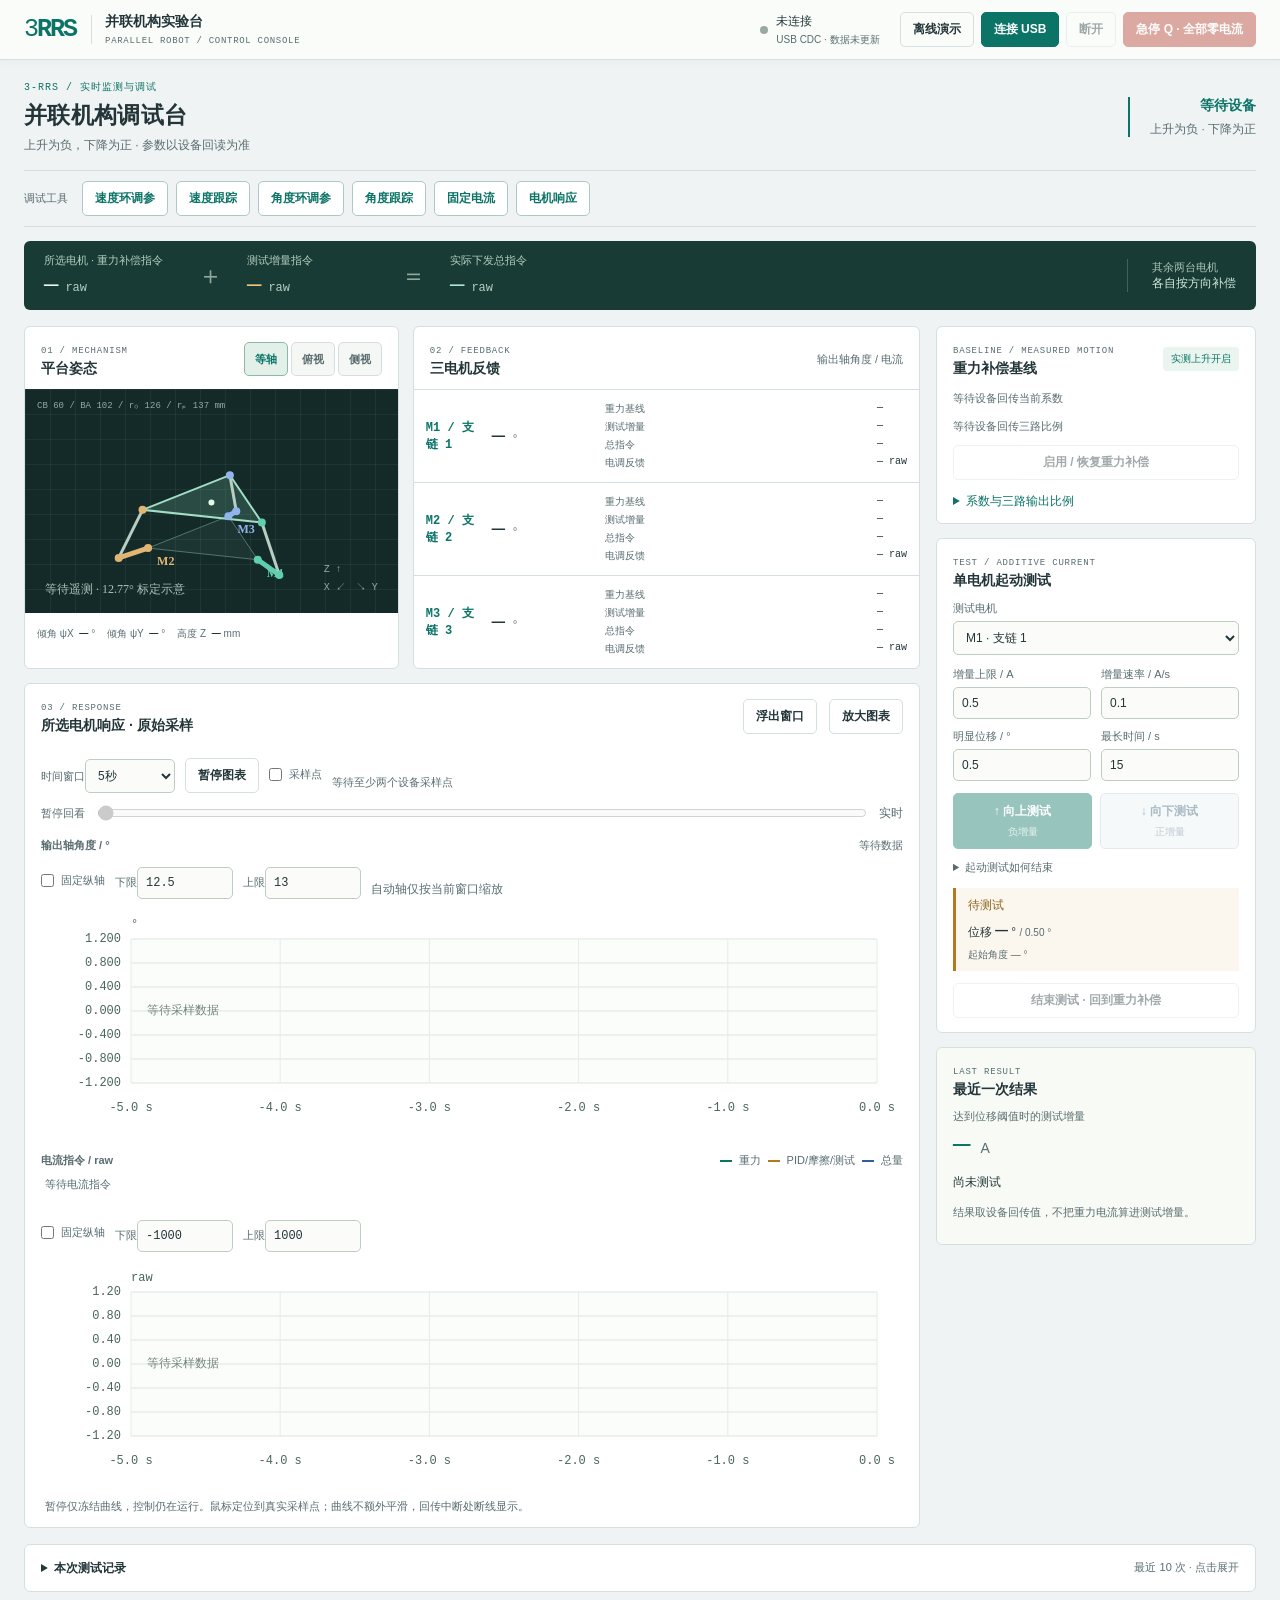
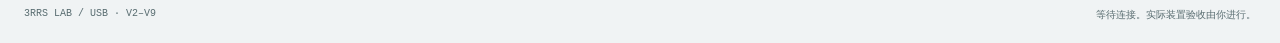
<file: host/3motor/index.html>
<!doctype html>
<html lang="zh-CN">
<head>
  <meta charset="utf-8">
  <meta name="viewport" content="width=device-width, initial-scale=1">
  <title>3RRS · 并联机构调试台</title>
  <link rel="stylesheet" href="style.css?v=angle-settling-1">
  <script defer src="core.js?v=angle-settling-1"></script>
  <script defer src="tuning.js?v=angle-settling-1"></script>
  <script defer src="drawing.js?v=angle-settling-1"></script>
  <script defer src="serial.js?v=angle-settling-1"></script>
  <script defer src="app.js?v=angle-settling-1"></script>
  <script defer src="windows.js?v=angle-settling-1"></script>
</head>
<body>
  <header class="topbar">
    <div class="brand"><b>3<span>RRS</span></b><div>并联机构实验台<small>PARALLEL ROBOT / CONTROL CONSOLE</small></div></div>
    <div class="connection"><span class="dot" id="linkDot"></span><div><span id="linkState">未连接</span><small id="linkDetail">USB CDC · 本地实验</small></div></div>
    <nav aria-label="设备连接">
      <button id="demoBtn" class="quiet">离线演示</button>
      <button id="connectBtn">连接 USB</button>
      <button id="disconnectBtn" class="quiet" disabled>断开</button>
      <button id="emergencyBtn" class="danger" aria-keyshortcuts="q" title="快捷键 Q（控制台页面有焦点时）">急停 Q · 全部零电流</button>
    </nav>
  </header>
  <main>
    <div class="page-heading"><div><p class="eyebrow">3-RRS / 实时监测与调试</p><h1>并联机构调试台</h1><p>上升为负，下降为正 · 参数以设备回读为准</p></div><div class="mode-badge"><span id="deviceMode">等待设备</span><small>上升为负 · 下降为正</small></div></div>
<nav class="tool-nav" aria-label="调试工具"><span>调试工具</span><button id="speedParamsOpenBtn" class="fixed-window-launcher speed-params-launcher" aria-controls="speedParamsWindow">速度环调参</button><button id="speedTrackOpenBtn" class="fixed-window-launcher speed-track-launcher" aria-controls="speedTrackWindow">速度跟踪</button><button id="positionParamsOpenBtn" class="fixed-window-launcher" aria-controls="positionParamsWindow">角度环调参</button><button id="positionTrackOpenBtn" class="fixed-window-launcher" aria-controls="positionTrackWindow">角度跟踪</button><button id="fixedOpenBtn" class="fixed-window-launcher" type="button" aria-controls="fixedWindow">固定电流</button><button id="responseOpenBtn" class="fixed-window-launcher" type="button" aria-controls="responsePanel">电机响应</button></nav>
    <section class="equation" aria-label="所选电机原始电流指令组成">
      <div><small>所选电机 · 重力补偿指令</small><strong id="currentBase">—</strong><span>raw</span></div><b>＋</b>
      <div class="increment"><small id="currentDeltaLabel">测试增量指令</small><strong id="currentDelta">—</strong><span>raw</span></div><b>＝</b>
      <div class="total"><small>实际下发总指令</small><strong id="currentTotal">—</strong><span>raw</span></div>
      <p>其余两台电机<br><strong>各自按方向补偿</strong></p>
    </section>
    <div class="workspace">
      <div class="monitor">
        <section class="panel model-panel">
          <div class="panel-title"><div><small>01 / MECHANISM</small><h2>平台姿态</h2></div><div class="view-tabs" aria-label="视角"><button data-view="iso" class="active">等轴</button><button data-view="top">俯视</button><button data-view="side">侧视</button></div></div>
          <div class="viewport"><canvas id="mechanism" aria-label="3-RRS 连杆与平台姿态"></canvas><span class="viewport-label">CB 60 / BA 102 / r₀ 126 / rₚ 137 mm</span><span class="axes">Z ↑<br>X ↙　↘ Y</span></div>
          <div class="pose-values"><div>倾角 ψX <strong id="poseRoll">—</strong> °</div><div>倾角 ψY <strong id="posePitch">—</strong> °</div><div>高度 Z <strong id="poseZ">—</strong> mm</div></div>
        </section>
        <section class="panel feedback-panel"><div class="panel-title"><div><small>02 / FEEDBACK</small><h2>三电机反馈</h2></div><span class="muted">输出轴角度 / 电流</span></div><div id="motorCards" class="motor-cards"></div></section>
        <section class="panel response-panel" id="responsePanel">
          <div class="panel-title response-window-handle" id="responseHandle" tabindex="0" aria-label="浮出后可拖动响应图表，方向键可移动"><div><small>03 / RESPONSE</small><h2 id="responseTitle">所选电机响应 · 原始采样</h2></div><div class="window-actions"><button id="responseFloatBtn" class="quiet" type="button" aria-controls="responsePanel">浮出窗口</button><button id="responseExpandBtn" class="quiet" type="button">放大图表</button><button id="responseCloseBtn" class="quiet window-close" type="button" aria-label="收回响应图表到页面，不停止控制" hidden>×</button></div></div><div class="response-body">
          <div class="plot-toolbar"><label>时间窗口<select id="responseTimeWindow"><option value="1">1秒</option><option value="2">2秒</option><option value="5" selected>5秒</option><option value="10">10秒</option><option value="20">20秒</option><option value="60">60秒</option></select></label><button id="responsePauseBtn" class="quiet" type="button">暂停图表</button><label class="plot-check"><input id="responsePoints" type="checkbox">采样点</label><span id="responseSampling" class="plot-meta">等待设备采样</span></div>
          <div class="plot-review"><label for="responseOffset">暂停回看</label><input id="responseOffset" type="range" min="0" max="0" step="0.001" value="0" disabled><span id="responseOffsetText">实时</span></div>
          <div class="chart-head"><strong>输出轴角度 / °</strong><span id="angleStats"></span></div>
          <div class="plot-axis"><label class="plot-check"><input id="angleFixedY" type="checkbox">固定纵轴</label><label>下限<input id="angleYMin" type="number" step="0.001" value="12.5"></label><label>上限<input id="angleYMax" type="number" step="0.001" value="13"></label><span>自动轴仅按当前窗口缩放</span></div>
          <canvas id="angleChart" class="chart response-chart" aria-label="所选电机角度原始采样，可移动鼠标查看精确数值"></canvas>
          <div class="chart-head"><strong>电流指令 / raw</strong><span class="legend"><i class="base"></i>重力<i class="delta"></i>PID/摩擦/测试<i class="total"></i>总量</span></div><p id="currentStats" class="plot-summary"></p>
          <div class="plot-axis"><label class="plot-check"><input id="currentFixedY" type="checkbox">固定纵轴</label><label>下限<input id="currentYMin" type="number" step="1" value="-1000"></label><label>上限<input id="currentYMax" type="number" step="1" value="1000"></label></div>
          <canvas id="currentChart" class="chart response-chart" aria-label="重力、PID或测试分量与总电流指令的原始raw曲线"></canvas>
          <p class="plot-summary">暂停仅冻结曲线，控制仍在运行。鼠标定位到真实采样点；曲线不额外平滑，回传中断处断线显示。</p>
        </div><button id="responsePanelResize" class="window-resize-grip" type="button" aria-label="拉伸浮窗宽高：拖动或按方向键" title="拖动可独立改变宽高；方向键缩放，Shift 微调">⤡</button></section>
      </div>
      <aside class="controls">
        <section class="panel baseline-panel"><div class="panel-title"><div><small>BASELINE / MEASURED MOTION</small><h2>重力补偿基线</h2></div><span class="tag">实测上升开启</span></div><p class="hint" id="paramState">等待设备回传当前系数</p><p class="hint" id="outputScaleState">等待设备回传三路比例</p><div class="baseline-recovery"><button id="gravityBtn" class="quiet full">启用 / 恢复重力补偿</button></div><details class="baseline-settings"><summary>系数与三路输出比例</summary><div class="panel-body"><label for="kgInput">补偿系数 k<sub>g</sub></label><div class="input-action"><input id="kgInput" type="number" min="0" max="5" step="0.001" value="1.4"><button id="applyBtn">应用</button></div><div class="output-scale-grid">
<label for="outputScale1">M1 输出比例<input id="outputScale1" type="number" min="0" max="5" step="0.001" value="1"></label>
<label for="outputScale2">M2 输出比例<input id="outputScale2" type="number" min="0" max="5" step="0.001" value="1"></label>
<label for="outputScale3">M3 输出比例<input id="outputScale3" type="number" min="0" max="5" step="0.001" value="1"></label>
</div><button id="outputScaleApplyBtn" class="quiet full">应用三路输出比例</button>

<details class="help-disclosure"><summary>输出比例如何作用</summary><p class="hint">最终总电流 × 对应比例；0 关闭该路，1 保持原值。固定指令也经过此比例，修改本次上电有效。</p></details>
<details class="help-disclosure"><summary>重力补偿的启停条件</summary><p class="hint">实测上升时开启重力补偿，下降和静止时关闭；不按目标方向提前开启。急停全部清零。</p></details></div></details></section>
        <section class="panel test-panel"><div class="panel-title"><div><small>TEST / ADDITIVE CURRENT</small><h2>单电机起动测试</h2></div></div><div class="panel-body">
          <label for="motorSelect">测试电机</label><select id="motorSelect"><option value="1">M1 · 支链 1</option><option value="2">M2 · 支链 2</option><option value="3">M3 · 支链 3</option></select>
          <div class="field-grid"><label>增量上限 / A<input id="limitInput" type="number" min="0.01" max="5" step="0.01" value="0.5"></label><label>增量速率 / A/s<input id="rampInput" type="number" min="0.01" max="2" step="0.01" value="0.1"></label><label>明显位移 / °<input id="thresholdInput" type="number" min="0.05" max="10" step="0.05" value="0.5"></label><label>最长时间 / s<input id="durationInput" type="number" min="1" max="60" step="1" value="15"></label></div>
          <div class="direction-buttons"><button id="upBtn">↑ 向上测试<small>负增量</small></button><button id="downBtn">↓ 向下测试<small>正增量</small></button></div>
          <details class="help-disclosure"><summary>起动测试如何结束</summary><p class="hint">重力补偿按实测方向启停；位移达到阈值并确认 3 帧后结束测试。</p></details>
          <div class="test-state"><span id="phaseLabel">待测试</span><div>位移 <strong id="displacement">—</strong> ° <small>/ <span id="liveThreshold">0.50</span> °</small></div><small>起始角度 <span id="startAngle">—</span> °</small></div>
          <button id="finishBtn" class="quiet full" disabled>结束测试 · 回到重力补偿</button>
        </div></section>
        <section class="panel result-panel"><div class="panel-title"><div><small>LAST RESULT</small><h2>最近一次结果</h2></div></div><div class="panel-body"><small id="resultCaption">达到位移阈值时的测试增量</small><div class="result-number"><strong id="resultDelta">—</strong><span id="resultUnit">A</span></div><p id="resultHint">尚未测试</p><p class="hint" id="resultTotal">结果取设备回传值，不把重力电流算进测试增量。</p></div></section>
      </aside>
    </div>
    <details class="panel records"><summary>本次测试记录 <span>最近 10 次 · 点击展开</span></summary><div class="panel-title"><div><small>SESSION / RESULTS</small><h2>本次测试记录</h2></div><span class="muted">保留最近 10 次 · 仅本次页面</span></div><div class="table-scroll"><table><thead><tr><th>电机 / 方向</th><th>结果</th><th>重力基线 A</th><th>测试输入 A</th><th>总指令 A</th><th>位移 °</th><th>用时 s</th></tr></thead><tbody id="resultsBody"><tr><td colspan="7" class="empty">连接设备或进入离线演示，开始一次起动测试。</td></tr></tbody></table></div></details>
    <footer><span>3RRS LAB / USB · V2–V9</span><span id="notice" role="status" aria-live="polite">等待连接。实际装置验收由你进行。</span></footer>
  </main>
<section class="panel fixed-panel fixed-window" id="fixedWindow" role="dialog" aria-modal="false" aria-labelledby="fixedWindowTitle" hidden><div class="panel-title fixed-window-handle" id="fixedWindowHandle" tabindex="0" aria-label="拖动固定电流指令浮窗，方向键可移动"><div><small>TEST / FIXED RAW COMMAND</small><h2 id="fixedWindowTitle">固定电流指令</h2></div><div class="window-actions"><small>拖动标题栏</small><button id="fixedCloseBtn" class="quiet window-close" type="button" aria-label="关闭浮窗并结束固定指令测试" title="关闭并结束固定测试">×</button></div></div><div class="panel-body">
          <label for="fixedMotorSelect">测试电机</label><select id="fixedMotorSelect"><option value="1">M1 · 支链 1</option><option value="2">M2 · 支链 2</option><option value="3">M3 · 支链 3</option></select><details class="help-disclosure"><summary>工作原理与说明</summary><p class="hint">关闭补偿：给定值乘对应输出比例后作为总指令。开启开关后，只在实测上升时补偿，下降和静止时关闭，与给定指令的符号无关。不做斜坡或位移阈值停止。</p></details>
          <label class="fixed-gravity-toggle"><input id="fixedGravityInput" type="checkbox">允许重力补偿（实测上升时开启）</label>
          <div class="field-grid"><label>给定电流指令 / raw<input id="fixedRawInput" type="number" min="-16384" max="16384" step="1" value="0"></label><label>持续时间 / s<input id="fixedDurationInput" type="number" min="1" max="60" step="1" value="10"></label></div>
          <button id="fixedApplyBtn" class="full">下发固定指令</button>
          <p class="hint" id="fixedState">可输入正数、负数或零；运行中可修改数值后再次下发。</p>
          <button id="fixedEndBtn" class="quiet full" disabled>结束固定指令 · 回到原逻辑</button>
        </div><button id="fixedWindowResize" class="window-resize-grip" type="button" aria-label="拉伸浮窗宽高：拖动或按方向键" title="拖动可独立改变宽高；方向键缩放，Shift 微调">⤡</button></section>

<section id="speedParamsWindow" class="panel fixed-window speed-params-window" role="dialog" aria-modal="false" aria-labelledby="speedParamsTitle" hidden>
  <div id="speedParamsHandle" class="panel-title fixed-window-handle" tabindex="0" aria-label="拖动速度环调参浮窗，方向键可移动"><div><small>CONTROL / VELOCITY PID</small><h2 id="speedParamsTitle">速度环 · PID / 摩擦</h2></div><button id="speedParamsCloseBtn" class="quiet window-close" aria-label="关闭调参浮窗并停止速度环">×</button></div>
  <div class="panel-body"><div class="speed-command"><h3>三路目标速度 <small>°/s</small></h3><div class="output-scale-grid"><label for="speedTarget1">M1 目标 °/s<input id="speedTarget1" type="number" min="-180" max="180" step="0.001" value="0"></label><label for="speedTarget2">M2 目标 °/s<input id="speedTarget2" type="number" min="-180" max="180" step="0.001" value="0"></label><label for="speedTarget3">M3 目标 °/s<input id="speedTarget3" type="number" min="-180" max="180" step="0.001" value="0"></label></div>    <button id="speedStartBtn" class="full">启动速度环</button><button id="speedStopBtn" class="quiet full speed-stop" disabled>停止速度环 · 三路零电流</button><p id="speedControlState" class="hint" role="status">等待速度遥测</p></div><h3 class="settings-heading">电机参数</h3>

    <label for="pidDirectionSelect">PID参数方向</label><select id="pidDirectionSelect"><option value="-1">上升 · 目标速度为负（角度−）</option><option value="1">下降 · 目标速度为正（角度＋）</option></select>
    <label for="pidMotorSelect">参数对应电机</label><select id="pidMotorSelect"><option value="1">M1</option><option value="2">M2</option><option value="3">M3</option></select>
    <div class="field-grid"><label for="pidKp">Kp · raw/(°/s)<input id="pidKp" type="number" min="0" step="0.001" value="0"></label><label for="pidKi">Ki · raw/°<input id="pidKi" type="number" min="0" step="0.001" value="0"></label><label for="pidKd">Kd · raw/(°/s²)<input id="pidKd" type="number" min="0" step="0.001" value="0"></label><label for="pidFriction">起动静摩擦幅值（双向共用） / raw<input id="pidFriction" type="number" min="0" max="16384" step="1" value="0"></label></div>
    <button id="pidApplyBtn" class="quiet full">应用所选方向PID / 该电机摩擦</button><p id="pidParamState" class="hint" role="status">等待设备回读 · 表单数值不代表已生效</p>
    <label for="frictionMoveInput">撤销补偿的输出轴位移阈值 / °</label><div class="input-action"><input id="frictionMoveInput" type="number" min="0.001" max="1" step="0.001" value="0.05"><button id="frictionMoveApplyBtn">应用阈值</button></div>
    <p id="frictionMoveState" class="hint" role="status">等待设备阈值</p>
    <button id="frictionRestoreBtn" class="quiet full" disabled>恢复所选电机静摩擦补偿</button>
    <details class="help-disclosure"><summary>手动恢复静摩擦的作用</summary><p class="hint">速度或角度模式运行且该路目标速度非零时可手动恢复，使用设备已生效的静摩擦幅值；相对起点净位移达到阈值即撤掉，不改变PID或目标速度。</p></details>

    <details class="help-disclosure"><summary>方向、PID 与补偿规则</summary><p class="hint">负速度抬升，正速度下降。按目标速度正负切换上下两组PID，零目标沿用上一组；换向清除该路PID历史。重力补偿按实测上升开启、下降和静止关闭，静摩擦项仅在静止起动时按目标方向给定，相对起点净位移达到阈值即撤掉；连续指令不重复开启。最终电流仍经过三路输出比例。参数修改本次上电有效。</p></details>

  <details class="settings-disclosure tuning-file-panel"><summary>参数文件 · 导入 / 导出 / 批量应用</summary><div class="disclosure-body"><div class="tuning-file-actions"><label for="tuningExportSource">导出内容<select id="tuningExportSource"><option value="device">设备已生效参数</option><option value="draft">当前调参表单</option></select></label><button id="tuningExportBtn" class="quiet" type="button">导出参数</button><button id="tuningImportBtn" class="quiet" type="button">导入文件</button></div>
      <input id="tuningFileInput" type="file" accept=".json,application/json" hidden>
      <button id="tuningApplyAllBtn" class="quiet full" type="button">应用表单中的全部参数</button><p id="tuningFileState" class="hint" role="status">导入只填入表单，不发送电流或目标速度；应用全部参数需先结束测试。</p>
    </div></details>
  <details class="settings-disclosure timing-panel"><summary>更新频率 · 速度环 / 滤波</summary><div class="disclosure-body"><div class="field-grid"><label for="speedRateInput">速度环更新 / Hz<input id="speedRateInput" type="number" min="20" max="1000" step="1" value="200"></label><label for="filterRateInput">滤波器更新 / Hz<input id="filterRateInput" type="number" min="50" max="1000" step="1" value="200"></label></div><button id="timingApplyBtn" class="quiet full" type="button">应用更新频率</button><p id="timingState" class="hint" role="status">默认均为200Hz；实际周期按1ms取整，以设备回读为准。</p><p id="filterPhaseState" class="hint">二阶巴特沃斯截止20Hz，替换原一阶滤波。</p><details class="help-disclosure"><summary>更新频率与测速的区别</summary><p class="hint">更改频率会清除三路PID积分/历史，保留目标与参数，不会启动速度环。原始角度窗口测速约200Hz，提高计算频率不会增加新的测速样本。</p></details></div></details>
  </div>
<button id="speedParamsWindowResize" class="window-resize-grip" type="button" aria-label="拉伸浮窗宽高：拖动或按方向键" title="拖动可独立改变宽高；方向键缩放，Shift 微调">⤡</button></section>
<section id="speedTrackWindow" class="panel fixed-window speed-track-window" role="dialog" aria-modal="false" aria-labelledby="speedTrackTitle" hidden>
  <div id="speedTrackHandle" class="panel-title fixed-window-handle" tabindex="0" aria-label="拖动速度跟踪浮窗，方向键可移动"><div><small>FEEDBACK / VELOCITY TRACKING</small><h2 id="speedTrackTitle">速度跟踪 · 抖动观测</h2></div><div class="window-actions"><button id="speedExpandBtn" class="quiet" type="button">最大化</button><button id="speedTrackCloseBtn" class="quiet window-close" aria-label="关闭速度跟踪浮窗">×</button></div></div>
  <div class="panel-body">
    <div class="plot-toolbar"><label>电机<select id="speedViewMotor"><option value="1">M1 · 大图</option><option value="2">M2 · 大图</option><option value="3">M3 · 大图</option><option value="all">三台纵向对比</option></select></label><label>时间窗口<select id="speedTimeWindow"><option value="1">1秒</option><option value="2">2秒</option><option value="5" selected>5秒</option><option value="10">10秒</option><option value="20">20秒</option><option value="60">60秒</option></select></label><label>显示<select id="speedPlotMode"><option value="tracking">目标＋实测</option><option value="error">误差：实测−目标</option></select></label><button id="speedPauseBtn" class="quiet" type="button">暂停图表</button><label class="plot-check"><input id="speedPoints" type="checkbox">采样点</label></div>
    <div class="plot-axis"><label class="plot-check"><input id="speedFixedY" type="checkbox">固定纵轴</label><label>下限 °/s<input id="speedYMin" type="number" step="0.001" value="-0.5"></label><label>上限 °/s<input id="speedYMax" type="number" step="0.001" value="0.5"></label><span id="speedSampling" class="plot-meta">等待设备采样</span></div>
    <div class="plot-review"><label for="speedOffset">暂停回看</label><input id="speedOffset" type="range" min="0" max="0" step="0.001" value="0" disabled><span id="speedOffsetText">实时</span></div>
    <p id="speedStats" class="plot-summary"></p>
    <div id="speedLegend" class="speed-legend"><span class="target-key">目标速度</span><span class="measured-key">实测速度</span><span>单位 °/s</span></div>
<div id="speedPlotBlock1" class="speed-chart-block"><div class="speed-chart-reading"><b>M1</b><span id="speedReading1">等待数据</span></div><canvas id="speedChart1" class="chart speed-chart" aria-label="M1目标速度和实际速度曲线"></canvas><p class="hint" id="speedOutput1">PID — / 摩擦 — / 总电流 — raw</p></div><div id="speedPlotBlock2" class="speed-chart-block"><div class="speed-chart-reading"><b>M2</b><span id="speedReading2">等待数据</span></div><canvas id="speedChart2" class="chart speed-chart" aria-label="M2目标速度和实际速度曲线"></canvas><p class="hint" id="speedOutput2">PID — / 摩擦 — / 总电流 — raw</p></div><div id="speedPlotBlock3" class="speed-chart-block"><div class="speed-chart-reading"><b>M3</b><span id="speedReading3">等待数据</span></div><canvas id="speedChart3" class="chart speed-chart" aria-label="M3目标速度和实际速度曲线"></canvas><p class="hint" id="speedOutput3">PID — / 摩擦 — / 总电流 — raw</p></div><p class="plot-summary">暂停只冻结图表，目标与控制继续运行。误差模式＋固定小纵轴适合观察稳态抖动；峰峰值和RMS按当前可见窗口计算。</p></div><button id="speedTrackWindowResize" class="window-resize-grip" type="button" aria-label="拉伸浮窗宽高：拖动或按方向键" title="拖动可独立改变宽高；方向键缩放，Shift 微调">⤡</button></section>
<section id="positionParamsWindow" class="panel fixed-window speed-params-window position-params-window" role="dialog" aria-modal="false" aria-labelledby="positionParamsTitle" hidden>
  <div id="positionParamsHandle" class="panel-title fixed-window-handle" tabindex="0" aria-label="拖动角度环调参浮窗，方向键可移动"><div><small>CONTROL / POSITION CASCADE</small><h2 id="positionParamsTitle">角度环 · 串级PID</h2></div><button id="positionParamsCloseBtn" class="quiet window-close" aria-label="关闭调参浮窗并停止角度环">×</button></div>
  <div class="panel-body"><div class="speed-command"><h3>三路目标角度 <small>°</small></h3><div class="output-scale-grid"><label for="positionTarget1">M1 目标 °<input id="positionTarget1" type="number" min="-180" max="180" step="0.001" value="12.77"></label><label for="positionTarget2">M2 目标 °<input id="positionTarget2" type="number" min="-180" max="180" step="0.001" value="12.77"></label><label for="positionTarget3">M3 目标 °<input id="positionTarget3" type="number" min="-180" max="180" step="0.001" value="12.77"></label></div><button id="positionStartBtn" class="full">启动角度环</button><button id="positionStopBtn" class="quiet full speed-stop" disabled>停止角度环 · 三路零电流</button><p id="positionControlState" class="hint" role="status">等待V8固件回传</p></div>
    <label for="positionDirectionSelect">角度PID参数方向</label><select id="positionDirectionSelect"><option value="-1">上升 · 目标低于当前角度（角度−）</option><option value="1">下降 · 目标高于当前角度（角度＋）</option></select>
    <label for="positionMotorSelect">参数对应电机</label><select id="positionMotorSelect"><option value="1">M1</option><option value="2">M2</option><option value="3">M3</option></select>
    <div class="field-grid"><label for="positionKp">Kp · 1/s<input id="positionKp" type="number" min="0" step="0.001" value="0"></label><label for="positionKi">Ki · 1/s²<input id="positionKi" type="number" min="0" step="0.001" value="0"></label><label for="positionKd">Kd<input id="positionKd" type="number" min="0" step="0.001" value="0"></label><label for="positionMaxSpeed">该电机速度上限 · °/s<input id="positionMaxSpeed" type="number" min="0.001" max="180" step="0.001" value="50"></label></div>
    <label for="positionMinSpeed">该电机最小角速度 · °/s（双向共用）<input id="positionMinSpeed" type="number" min="0" max="180" step="0.001" value="0" disabled></label>
    <p class="hint">默认0表示不设下限；误差超出到位范围时抬高非零外环速度，到位确认期间不抬高，稳定到位后为0。最小值不能超过上限，设置需V11固件。</p>
    <button id="positionApplyBtn" class="quiet full">应用所选方向角度PID / 速度上下限</button><p id="positionParamState" class="hint" role="status">角度PID默认全0，以设备回读为准</p>
    <div class="settings-disclosure"><h3>稳定到位判定 · 三路共用设置</h3><div class="field-grid"><label for="positionTolerance">允许误差 ±°<input id="positionTolerance" type="number" min="0.001" max="10" step="0.001" value="0.5"></label><label for="positionHoldMs">连续稳定时间 / ms<input id="positionHoldMs" type="number" min="1" max="5000" step="1" value="20"></label></div><button id="positionSettlingApplyBtn" class="quiet full" type="button">应用到位范围 / 稳定时间</button><p id="positionSettlingState" class="hint" role="status">等待V9设备回读</p><p class="hint">连续处于范围内才视为成功；到位后外环目标速度为0，速度内环继续稳住。超出范围自动恢复角度纠偏。</p></div>
    <p id="positionTimingState" class="hint">角度环与速度环同步更新</p><details class="help-disclosure"><summary>串级控制与保护</summary><p class="hint">角度PID输出目标速度，现有速度PID输出电流。先调好速度环，再调角度环；外环按角度误差正负选组，零误差沿用上一组。速度限幅在外环执行；重力和静摩擦保持原逻辑。回程到0°及−80°保护仍生效。修改参数不启动电机；参数文件入口在速度调参浮窗中。</p></details>
  </div><button id="positionParamsWindowResize" class="window-resize-grip" type="button" aria-label="拉伸角度调参浮窗宽高">⤡</button></section>
<section id="positionTrackWindow" class="panel fixed-window speed-track-window" role="dialog" aria-modal="false" aria-labelledby="positionTrackTitle" hidden>
  <div id="positionTrackHandle" class="panel-title fixed-window-handle" tabindex="0" aria-label="拖动角度跟踪浮窗，方向键可移动"><div><small>FEEDBACK / POSITION TRACKING</small><h2 id="positionTrackTitle">角度跟踪 · 抖动观测</h2></div><div class="window-actions"><button id="positionExpandBtn" class="quiet" type="button">最大化</button><button id="positionTrackCloseBtn" class="quiet window-close" aria-label="关闭角度跟踪浮窗">×</button></div></div>
  <div class="panel-body">
    <div class="plot-toolbar"><label>电机<select id="positionViewMotor"><option value="1">M1 · 大图</option><option value="2">M2 · 大图</option><option value="3">M3 · 大图</option><option value="all">三台纵向对比</option></select></label><label>时间窗口<select id="positionTimeWindow"><option value="1">1秒</option><option value="2">2秒</option><option value="5" selected>5秒</option><option value="10">10秒</option><option value="20">20秒</option><option value="60">60秒</option></select></label><label>显示<select id="positionPlotMode"><option value="tracking">目标＋实测</option><option value="error">误差：实测−目标</option></select></label><button id="positionPauseBtn" class="quiet" type="button">暂停图表</button><label class="plot-check"><input id="positionPoints" type="checkbox">采样点</label></div>
    <div class="plot-axis"><label class="plot-check"><input id="positionFixedY" type="checkbox">固定纵轴</label><label>下限 °<input id="positionYMin" type="number" step="0.001" value="-0.5"></label><label>上限 °<input id="positionYMax" type="number" step="0.001" value="0.5"></label><span id="positionSampling" class="plot-meta">等待设备采样</span></div>
    <div class="plot-review"><label for="positionOffset">暂停回看</label><input id="positionOffset" type="range" min="0" max="0" step="0.001" value="0" disabled><span id="positionOffsetText">实时</span></div>
    <p id="positionStats" class="plot-summary"></p>
    <div id="positionLegend" class="speed-legend"><span class="target-key">目标角度</span><span class="measured-key">实测角度</span><span>单位 °</span></div>
<div id="positionPlotBlock1" class="speed-chart-block"><div class="speed-chart-reading"><b>M1</b><span id="positionReading1">等待数据</span></div><canvas id="positionChart1" class="chart speed-chart" aria-label="M1目标角度和实际角度曲线"></canvas><p class="hint" id="positionOutput1">外环目标速度 — °/s / 总电流 — raw</p></div><div id="positionPlotBlock2" class="speed-chart-block"><div class="speed-chart-reading"><b>M2</b><span id="positionReading2">等待数据</span></div><canvas id="positionChart2" class="chart speed-chart" aria-label="M2目标角度和实际角度曲线"></canvas><p class="hint" id="positionOutput2">外环目标速度 — °/s / 总电流 — raw</p></div><div id="positionPlotBlock3" class="speed-chart-block"><div class="speed-chart-reading"><b>M3</b><span id="positionReading3">等待数据</span></div><canvas id="positionChart3" class="chart speed-chart" aria-label="M3目标角度和实际角度曲线"></canvas><p class="hint" id="positionOutput3">外环目标速度 — °/s / 总电流 — raw</p></div><p class="plot-summary">暂停只冻结图表，目标与控制继续运行。误差模式＋固定小纵轴适合观察稳态抖动；峰峰值和RMS按当前可见窗口计算。</p></div><button id="positionTrackWindowResize" class="window-resize-grip" type="button" aria-label="拉伸浮窗宽高：拖动或按方向键" title="拖动可独立改变宽高；方向键缩放，Shift 微调">⤡</button></section>

</body>
</html>
</file>
<file: host/3motor/style.css>
:root {
  color-scheme: light;
  --bg: #edf1ee; --surface: #fff; --text: #21332f; --muted: #6b7b74;
  --line: #d6dfd9; --teal: #0c7467; --amber: #b57720; --blue: #345e98;
  --mono: Consolas, "Cascadia Code", monospace;
}
* { box-sizing: border-box; }
body { margin: 0; color: var(--text); background: var(--bg); font: 14px "Segoe UI", "Microsoft YaHei", sans-serif; }
button, input, select { font: inherit; }
button { padding: 10px 15px; border: 1px solid var(--teal); background: var(--teal); color: #fff; border-radius: 6px; cursor: pointer; font-weight: 600; }
button:hover:not(:disabled) { filter: brightness(1.1); }
button:disabled { cursor: not-allowed; opacity: .42; }
button.quiet { background: transparent; border-color: var(--line); color: var(--text); }
button.danger { color: #a63c31; background: #fff0ec; border-color: #dba99f; }
button:focus-visible, input:focus-visible, select:focus-visible { outline: 3px solid #8bc4b8; outline-offset: 2px; }
.topbar { display: flex; align-items: center; gap: 28px; padding: 18px max(24px, calc((100vw - 1500px) / 2)); background: #fafcf9; border-bottom: 1px solid var(--line); }
.brand { display: flex; align-items: center; gap: 13px; font-weight: 650; }
.brand b { font: 28px var(--mono); letter-spacing: -2px; color: var(--teal); border-right: 1px solid var(--line); padding-right: 15px; }
.brand b span { font-weight: bold; }
.brand small { display: block; color: var(--muted); font: 9px var(--mono); letter-spacing: 1.3px; margin-top: 5px; }
.connection { display: flex; gap: 8px; align-items: center; margin-left: auto; font-size: 12px; }
.connection small { display: block; font-size: 10px; color: var(--muted); margin-top: 3px; }
.dot { width: 8px; height: 8px; border-radius: 50%; background: #9aa9a0; }
.dot.online { background: var(--teal); box-shadow: 0 0 0 4px #0c746714; }
.dot.stale { background: var(--amber); }
nav { display: flex; gap: 7px; flex-wrap: wrap; }
main { max-width: 1500px; margin: auto; padding: 28px 24px; }
.page-heading { display: flex; justify-content: space-between; align-items: center; margin-bottom: 24px; }
h1 { font-size: 30px; letter-spacing: .3px; margin: 9px 0; font-weight: 650; }
h1 span { color: var(--teal); font-weight: 400; }
.page-heading p { color: var(--muted); margin: 0; }
.page-heading .eyebrow { font: 11px var(--mono); letter-spacing: 1.5px; color: var(--teal); }
.mode-badge { text-align: right; padding-left: 20px; }
.mode-badge span { display: block; color: var(--teal); font-weight: 600; font-size: 17px; }
.mode-badge small { display: block; color: var(--muted); margin-top: 7px; }
.equation { display: flex; align-items: center; gap: 28px; padding: 20px 26px; background: #183c35; border-radius: 9px; color: #e9f5ed; margin-bottom: 20px; }
.equation div { min-width: 150px; }
.equation small { display: block; color: #b4cdc0; font-size: 11px; margin-bottom: 6px; }
.equation strong { font: 30px var(--mono); }
.equation span { margin-left: 7px; font: 12px var(--mono); color: #b4cdc0; }
.equation > b { color: #91aa9d; font-size: 25px; font-weight: 300; }
.equation .increment strong { color: #f1c77e; }
.equation .total strong { color: #a9e8d4; }
.equation > p { margin: 0 0 0 auto; border-left: 1px solid #466256; padding-left: 24px; color: #aac5b7; font-size: 11px; line-height: 1.9; }
.equation > p strong { font: 12px "Microsoft YaHei", sans-serif; color: #d4ebde; }
.workspace { display: grid; grid-template-columns: minmax(0, 1fr) 350px; gap: 20px; align-items: start; }
.monitor, .controls { display: grid; gap: 18px; }
.panel { background: var(--surface); border: 1px solid var(--line); border-radius: 8px; overflow: hidden; }
.panel-title { display: flex; align-items: center; justify-content: space-between; gap: 10px; padding: 19px 22px 16px; }
.panel-title small { font: 9px var(--mono); color: var(--muted); letter-spacing: 1.4px; }
h2 { margin: 5px 0 0; font-size: 16px; font-weight: 650; }
.muted { color: var(--muted); font-size: 11px; }
.panel-body { padding: 0 22px 20px; }
.view-tabs { display: flex; gap: 3px; }
.view-tabs button { background: #f4f7f3; color: var(--muted); border-color: var(--line); padding: 6px 10px; font-size: 11px; }
.view-tabs .active { background: #e2f0e9; color: var(--teal); border-color: #8ab9a8; }
.viewport { height: 320px; position: relative; background-color: #132a29; background-image: linear-gradient(#32504c55 1px, transparent 1px), linear-gradient(90deg, #32504c55 1px, transparent 1px); background-size: 25px 25px; }
.viewport canvas { width: 100%; height: 100%; display: block; }
.viewport-label, .axes { position: absolute; color: #91aba3; font: 10px/1.8 var(--mono); pointer-events: none; }
.viewport-label { top: 14px; left: 20px; }.axes { right: 20px; bottom: 16px; }
.pose-values { display: flex; padding: 15px 22px; gap: 30px; color: var(--muted); font-size: 11px; }
.pose-values strong { font: 19px var(--mono); color: var(--text); margin-left: 8px; }
.motor-cards { display: grid; grid-template-columns: repeat(3, minmax(0, 1fr)); border-top: 1px solid var(--line); }
.motor-card { padding: 15px 20px; border-right: 1px solid var(--line); }
.motor-card:last-child { border-right: 0; }
.motor-card.selected { background: #f0f7f2; box-shadow: inset 0 3px var(--teal); }
.motor-card h3 { font: bold 12px var(--mono); margin: 0; color: var(--teal); }
.motor-angle { font: 29px var(--mono); margin: 10px 0 12px; }
.motor-angle small { color: var(--muted); font-size: 11px; }
.motor-card dl { display: grid; grid-template-columns: 1fr auto; gap: 7px; font-size: 11px; margin: 0; }
.motor-card dt { color: var(--muted); }.motor-card dd { margin: 0; font-family: var(--mono); }
label { display: block; font-size: 11px; color: var(--muted); }
input, select { width: 100%; padding: 10px; margin-top: 7px; color: var(--text); border: 1px solid #bdcdc1; border-radius: 5px; background: #fbfcf9; }
.input-action { display: flex; gap: 8px; margin-top: 7px; }.input-action input { margin-top: 0; min-width: 0; }
.hint { font-size: 11px; line-height: 1.7; color: var(--muted); margin: 12px 0; }
.full { width: 100%; }.tag { color: var(--teal); background: #e9f5ee; font-size: 10px; padding: 5px 8px; border-radius: 4px; }
.field-grid { display: grid; grid-template-columns: 1fr 1fr; gap: 13px; margin: 16px 0; }
.direction-buttons { display: flex; gap: 8px; }.direction-buttons button { flex: 1; padding: 13px 8px; }
.direction-buttons small { display: block; font-size: 10px; margin-top: 5px; color: #c6e4d6; font-weight: 400; }
#downBtn { background: #eaf1f5; color: #345c76; border-color: #bdcdd7; }#downBtn small { color: #668196; }
.test-state { margin: 16px 0; border-left: 3px solid var(--amber); padding: 4px 12px; background: #fbf7ef; }
.test-state > span { display: block; font-size: 12px; color: #8e641b; margin: 5px 0 10px; }
.test-state div { font-size: 12px; }.test-state strong { font: 24px var(--mono); }
.test-state small { color: var(--muted); display: inline-block; margin: 5px 0; font-size: 10px; }
.result-panel { background: #f8fbf5; }.result-panel .panel-body > small { color: var(--muted); font-size: 11px; }
.result-number { margin: 10px 0; }.result-number strong { font: 38px var(--mono); color: var(--teal); }.result-number span { margin-left: 10px; color: var(--muted); }
#resultHint { font-size: 12px; }
.chart-head { display: flex; justify-content: space-between; padding: 5px 22px 0; color: var(--muted); font-size: 10px; }
.legend { display: flex; align-items: center; gap: 7px; }.legend i { width: 12px; height: 2px; display: inline-block; background: var(--blue); }.legend .base { background: var(--teal); }.legend .delta { background: var(--amber); }.legend .total { background: var(--blue); }
.chart { width: calc(100% - 36px); height: 135px; display: block; margin: 8px 18px 20px; }
.records { margin-top: 20px; }.table-scroll { overflow-x: auto; }table { border-collapse: collapse; width: 100%; white-space: nowrap; font-size: 12px; }
th, td { padding: 13px 22px; text-align: left; border-top: 1px solid var(--line); }th { color: var(--muted); background: #f5f8f3; font-size: 10px; font-weight: 500; }td { font-family: var(--mono); }td:first-child, td:nth-child(2) { font-family: inherit; }.empty { text-align: center; color: var(--muted); padding: 25px; }
footer { display: flex; justify-content: space-between; gap: 20px; padding: 23px 0 0; color: var(--muted); font: 10px var(--mono); }#notice { font-family: "Microsoft YaHei", sans-serif; }
@media (max-width: 1100px) { .topbar { flex-wrap: wrap; gap: 15px; }.equation { gap: 17px; }.equation > p { display: none; }.workspace { grid-template-columns: minmax(0, 1fr) 320px; }.pose-values { gap: 15px; }.motor-card { padding: 14px 12px; } }
@media (max-width: 800px) { .workspace { grid-template-columns: 1fr; }.controls { grid-template-columns: 1fr 1fr; align-items: start; }.baseline-panel { grid-column: 1 / -1; }.page-heading { gap: 15px; }h1 { font-size: 24px; }.equation { gap: 10px; padding: 18px; justify-content: space-between; }.equation div { min-width: 0; }.equation strong { font-size: 24px; }.equation small { font-size: 9px; }nav { width: 100%; }.viewport { height: 300px; } }
@media (max-width: 500px) { main { padding: 20px 12px; }.topbar { padding: 15px 12px; }.brand small { font-size: 8px; }.controls { grid-template-columns: 1fr; }.equation strong { font-size: 20px; }.equation small { max-width: 95px; }.motor-cards { grid-template-columns: 1fr; }.motor-card { border-bottom: 1px solid var(--line); }.pose-values { flex-wrap: wrap; }.mode-badge { display: none; }footer { flex-direction: column; } }
@media (prefers-reduced-motion: reduce) { * { scroll-behavior: auto !important; } }

/* 非模态浮窗：页面反馈保持可见，标题栏拖动不影响测试控制。 */
.fixed-window {
  position: fixed; right: 24px; bottom: 24px; z-index: 80;
  width: 400px; max-width: calc(100vw - 24px); max-height: calc(100dvh - 48px);
  display: flex; flex-direction: column;
  border-color: #9bb9ab; box-shadow: 0 18px 60px #152e3530, 0 2px 8px #152e3515;
}
.fixed-window[hidden] { display: none; }
.fixed-window .panel-body { overflow-y: auto; min-height: 0; }
.fixed-window-handle { flex-shrink: 0; cursor: grab; touch-action: none; user-select: none; background: #f2f8f2; }
.fixed-window-handle.dragging { cursor: grabbing; }
.window-actions { display: flex; align-items: center; gap: 12px; }
.window-actions > small { font-size: 10px; letter-spacing: 0; color: var(--muted); }
.window-close { padding: 3px 9px; font-size: 23px; line-height: 1; }
.fixed-window-launcher { position: fixed; right: 24px; bottom: 24px; z-index: 79; box-shadow: 0 5px 18px #173a3424; }
@media (max-width: 500px) {
  .fixed-window { right: 12px; bottom: 12px; max-height: calc(100dvh - 24px); }
  .fixed-window-launcher { right: 12px; bottom: 12px; }
}

.fixed-window-handle, .fixed-window-handle * { -webkit-user-select: none; -webkit-user-drag: none; }

.fixed-gravity-toggle { display:flex; align-items:center; gap:9px; margin:14px 0 0; color:var(--text); }
.fixed-gravity-toggle input { width:auto; margin:0; accent-color:var(--teal); }

.output-scale-grid { display: grid; grid-template-columns: repeat(3, minmax(0, 1fr)); gap: 8px; margin: 16px 0 12px; }

.speed-params-window { left: 28px; top: 80px; right: auto; bottom: auto; width: 430px; z-index: 90; }
.speed-track-window { right: 28px; top: 90px; bottom: auto; width: 540px; z-index: 91; }
.speed-params-launcher { bottom: 80px; }
.speed-track-launcher { bottom: 136px; }
.speed-stop { margin-top: 10px; }
.speed-legend { display: flex; gap: 18px; font-size: 11px; color: var(--muted); }
.target-key { color: #b57720; }.measured-key { color: #345e98; }
.speed-chart-block { border-top: 1px solid var(--line); margin-top: 14px; padding-top: 12px; }
.speed-chart-reading { display: flex; justify-content: space-between; gap: 12px; font: 12px var(--mono); }
.speed-chart { width: 100%; margin: 8px 0; height: 125px; }
.speed-chart-block .hint { margin: 3px 0; }

/* 精细观测图：保留原始采样点，控制与图表暂停相互独立。 */
.speed-track-window { width: min(1180px, calc(100vw - 40px)); height: min(880px, calc(100dvh - 72px)); top: 36px; right: 20px; resize: both; overflow: hidden; min-width: min(500px, calc(100vw - 40px)); min-height: 420px; }
.speed-track-window > .panel-body { flex: 1; }
.speed-chart { height: clamp(320px, 45vh, 520px); }
.speed-chart-reading { font-size: 14px; flex-wrap: wrap; }
.speed-legend { font-size: 12px; }
.plot-toolbar, .plot-axis { display: flex; align-items: end; flex-wrap: wrap; gap: 12px; padding: 12px 20px; }
.speed-track-window .plot-toolbar, .speed-track-window .plot-axis { padding: 10px 0; }
.plot-toolbar label, .plot-axis label { font-size: 12px; }
.plot-toolbar select { width: auto; min-width: 90px; }
.plot-axis input[type=number] { width: 125px; font-family: var(--mono); }
.plot-check { display: flex; align-items: center; gap: 7px; min-height: 38px; }
.plot-check input { width: auto; margin: 0; accent-color: var(--teal); }
.plot-meta, .plot-axis > span, .plot-summary { font-size: 12px; line-height: 1.6; color: var(--muted); }
.plot-meta { font-family: var(--mono); }
.plot-summary { margin: 8px 20px 12px; }
.speed-track-window .plot-summary { margin-left: 0; margin-right: 0; }
.plot-review { display: flex; align-items: center; gap: 12px; padding: 4px 20px 12px; font-size: 12px; color: var(--muted); }
.speed-track-window .plot-review { padding-left: 0; padding-right: 0; }
.plot-review input { flex: 1; width: auto; margin: 0; padding: 0; }
.plot-review label, .plot-review span { white-space: nowrap; }
.response-chart { height: 290px; }
.response-panel .chart-head { font-size: 12px; flex-wrap: wrap; gap: 8px; padding-top: 14px; }
.plot-maximized { position: fixed !important; left: 12px !important; top: 12px !important; right: 12px !important; bottom: 12px !important; width: auto !important; height: auto !important; max-width: none !important; max-height: none !important; z-index: 200 !important; resize: none; }
.response-panel.plot-maximized { overflow: auto; }
.response-panel.plot-maximized .response-chart { height: max(300px, 36vh); }
@media (max-width: 650px) { .speed-track-window { min-width: 0; width: calc(100vw - 24px); right: 12px; }.plot-axis input[type=number] { width: 100px; }.plot-toolbar, .plot-axis { gap: 9px; }.response-chart { height: 260px; }.speed-chart { height: 320px; } }

.error-key { color: #a34d3e; }
.plot-maximized > .panel-title { position: sticky; top: 0; z-index: 3; background: var(--surface); }
.speed-track-window { min-height: min(420px, calc(100dvh - 72px)); }

.tuning-file-panel, .timing-panel { padding: 13px; margin-bottom: 16px; border: 1px solid var(--line); border-radius: 6px; background: #f6faf6; }
.tuning-file-panel > strong, .timing-panel > strong { font-size: 12px; }
.tuning-file-actions { display: flex; flex-wrap: wrap; align-items: end; gap: 8px; margin: 10px 0; }
.tuning-file-actions > label { flex: 1; min-width: 140px; }.tuning-file-actions button { padding: 10px; }
.timing-panel .field-grid { margin: 10px 0; }


/* Compact console: presentation only; all original controls and bindings retained. */
:root { --bg: #f0f3f4; --surface: #fff; --text: #233539; --muted: #586c70; --line: #d5dfe1; }
html { scroll-padding-top: 84px; }
.topbar { position: sticky; top: 0; z-index: 400; padding: 12px 24px; gap: 20px; box-shadow: 0 2px 12px #183c3508; }
.brand b { font-size: 25px; }.brand small { letter-spacing: .7px; }
button { padding: 8px 12px; border-radius: 5px; font-size: 12px; min-height: 34px; }
button.danger { background: #b4382d; border-color: #b4382d; color: white; }
main { max-width: 1680px; padding: 20px 24px; }
.page-heading { margin-bottom: 16px; }.page-heading .eyebrow { font-size: 10px; letter-spacing: 1px; }
h1 { font-size: 23px; margin: 6px 0; }.page-heading p { font-size: 12px; }
.mode-badge { border-left: 2px solid var(--teal); }.mode-badge > span { font-size: 14px; font-weight: 600; }
.tool-nav { display: flex; gap: 8px; align-items: center; flex-wrap: wrap; padding: 10px 0; margin-bottom: 14px; border-top: 1px solid var(--line); border-bottom: 1px solid var(--line); }
.tool-nav > span { color: var(--muted); font-size: 11px; margin-right: 6px; }
.tool-nav .fixed-window-launcher { position: static; box-shadow: none; background: white; color: var(--teal); border-color: #adc9c5; }
.tool-nav [hidden] { display: none; }
.tool-nav a { margin-left: auto; color: var(--teal); text-decoration: none; font-size: 12px; padding: 8px; }
.tool-nav a:hover { text-decoration: underline; }
.equation { margin-bottom: 16px; padding: 12px 20px; gap: 24px; border-radius: 6px; }
.equation div { min-width: 130px; }.equation strong { font-size: 24px; }.equation small { margin-bottom: 3px; }
.equation > p { line-height: 1.5; }
.workspace { grid-template-columns: minmax(0, 1fr) 320px; gap: 16px; }
.monitor { grid-template-columns: minmax(260px, .85fr) minmax(340px, 1.15fr); gap: 14px; align-items: stretch; }
.controls { gap: 14px; }.panel { border-radius: 6px; }
.panel-title { padding: 13px 16px 11px; }.panel-title small { font-size: 9px; letter-spacing: .8px; }
h2 { font-size: 14px; margin-top: 4px; }.panel-body { padding: 0 16px 14px; }
.viewport { height: 224px; }.viewport-label { top: 9px; left: 12px; font-size: 9px; }
.pose-values { padding: 12px; gap: 12px; flex-wrap: wrap; }.pose-values div { font-size: 10px; }.pose-values strong { font-size: 15px; margin-left: 3px; }
.feedback-panel .panel-title { flex-wrap: wrap; }.feedback-panel .motor-cards { grid-template-columns: 1fr; }
.feedback-panel .motor-card { display: grid; grid-template-columns: 36px 105px 1fr; align-items: center; gap: 8px; padding: 12px; border-right: 0; border-bottom: 1px solid var(--line); }
.feedback-panel .motor-card:last-child { border-bottom: 0; }
.feedback-panel .motor-card.selected { box-shadow: inset 3px 0 var(--teal); }
.motor-angle { font-size: 22px; margin: 0; }.motor-card dl { font-size: 10px; gap: 4px; }
.response-panel { grid-column: 1 / -1; }
.response-chart { height: 210px; }.response-panel.plot-maximized .response-chart { height: max(260px, 32vh); }
.plot-toolbar, .plot-axis { padding: 8px 16px; gap: 10px; }
.plot-toolbar label, .plot-axis label, .plot-meta, .plot-summary { font-size: 11px; }
.plot-axis input[type=number] { width: 96px; }.plot-review { padding: 3px 16px 8px; }
.chart-head { padding-left: 16px; padding-right: 16px; }.response-panel .chart-head { padding-top: 8px; font-size: 11px; }
input, select { margin-top: 5px; padding: 8px; font-size: 12px; }
.hint { margin: 9px 0; line-height: 1.65; }.field-grid { margin: 12px 0; gap: 10px; }
.output-scale-grid { margin-top: 12px; }.direction-buttons button { padding: 9px 6px; }
.test-state { margin: 12px 0; }.test-state > span { margin-bottom: 5px; }.test-state strong { font-size: 21px; }
.result-panel .panel-title { padding-bottom: 8px; }.result-number { margin: 5px 0; }.result-number strong { font-size: 29px; }
summary { cursor: pointer; font-size: 12px; color: var(--teal); line-height: 1.5; }
summary:focus-visible, a:focus-visible { outline: 3px solid #8bc4b8; outline-offset: 3px; }
.baseline-settings > summary { padding: 0 16px 13px; }.baseline-settings[open] > summary { padding-bottom: 10px; }
.help-disclosure { margin: 10px 0; }.help-disclosure > summary { font-size: 11px; color: var(--muted); }
.help-disclosure[open] { border-left: 2px solid var(--line); padding-left: 10px; }
.records { margin-top: 16px; }.records > summary { padding: 14px 16px; color: var(--text); font-weight: 600; }
.records > summary > span { float: right; font-size: 11px; color: var(--muted); font-weight: 400; }
.records .panel-title { padding-top: 0; }
footer { padding-top: 16px; font-size: 10px; }
.fixed-window { top: 92px; bottom: auto; max-height: calc(100dvh - 108px); resize: both; min-width: min(320px, calc(100vw - 24px)); }
.fixed-window-handle { padding: 12px 16px; border-bottom: 1px solid var(--line); background: #f5f9f9; }
.fixed-window .panel-body { padding-top: 14px; }
.speed-params-window { left: 24px; width: 440px; }
.speed-track-window { top: 92px; height: min(820px, calc(100dvh - 108px)); width: min(1000px, calc(100vw - 40px)); min-height: min(420px, calc(100dvh - 108px)); }
.speed-command { padding: 12px; background: #f0f7f5; border: 1px solid #c7dcd6; border-radius: 5px; margin-bottom: 18px; }
h3.settings-heading, .speed-command h3 { margin: 0 0 10px; font-size: 13px; }.speed-command h3 small { color: var(--muted); font-weight: 400; }
.speed-command .output-scale-grid { margin-top: 0; }.speed-command .hint:last-child { margin-bottom: 0; }
.settings-heading { padding-bottom: 8px; border-bottom: 1px solid var(--line); }
.settings-disclosure { padding: 0; margin: 14px 0 0; background: white; }
.settings-disclosure summary { padding: 11px 12px; }.disclosure-body { padding: 0 12px 12px; }
.speed-chart { height: clamp(280px, 42vh, 460px); }
@media (max-width: 1240px) {
  .monitor { grid-template-columns: 1fr; }.response-panel { grid-column: auto; }
  .feedback-panel .motor-cards { grid-template-columns: repeat(3, minmax(0, 1fr)); }
  .feedback-panel .motor-card { display: block; padding: 12px; border-right: 1px solid var(--line); border-bottom: 0; }
  .motor-angle { margin: 8px 0; }.viewport { height: 240px; }
}
@media (max-width: 800px) {
  .topbar { gap: 12px; padding: 10px 12px; }.topbar nav { width: auto; }.topbar .brand small { display: none; }
  main { padding: 16px 12px; }.workspace { grid-template-columns: 1fr; }.controls { grid-template-columns: 1fr 1fr; }
  .baseline-panel { grid-column: auto; }.test-panel { grid-column: 2; grid-row: 1 / span 2; }
  .result-panel { grid-column: 1; }.equation { gap: 12px; padding: 12px; }.equation div { min-width: 0; }
  .fixed-window { top: 144px; max-height: calc(100dvh - 160px); }.speed-track-window { min-height: min(360px, calc(100dvh - 160px)); }
}
@media (max-width: 500px) {
  .brand b { font-size: 21px; }.brand { font-size: 12px; gap: 8px; }.connection { margin-left: auto; }
  .topbar nav { width: 100%; gap: 5px; }.topbar nav button { padding: 7px 9px; font-size: 11px; }
  .page-heading { align-items: flex-start; }h1 { font-size: 21px; }.mode-badge { display: block; padding-left: 8px; font-size: 10px; }
  .mode-badge > span { font-size: 12px; }.mode-badge small { font-size: 9px; }
  .equation strong { font-size: 20px; }.equation small { font-size: 9px; }.equation span { font-size: 9px; margin-left: 3px; }
  .tool-nav > span { width: 100%; }.tool-nav a { margin-left: 0; }
  .controls { grid-template-columns: 1fr; }.test-panel, .result-panel { grid-column: auto; grid-row: auto; }
  .feedback-panel .motor-cards { grid-template-columns: 1fr; }.feedback-panel .motor-card { display: grid; grid-template-columns: 30px 110px 1fr; border-right: 0; border-bottom: 1px solid var(--line); }
  .speed-params-window { left: 12px; }.plot-review { gap: 6px; }.records > summary > span { float: none; display: block; margin-top: 4px; }
}

.baseline-panel > .hint { margin: 0 16px 10px; }
.baseline-recovery { padding: 0 16px 12px; }
.feedback-panel .motor-card { grid-template-columns: 58px 105px minmax(0, 1fr); }
.plot-maximized { top: 84px !important; }
@media (max-width: 1100px) {
  .fixed-window { top: 144px; max-height: calc(100dvh - 160px); }
  .speed-track-window { min-height: min(360px, calc(100dvh - 160px)); }
  .plot-maximized { top: 144px !important; }
}
@media (max-width: 500px) {
  .feedback-panel .motor-card { grid-template-columns: 58px 100px minmax(0, 1fr); }
}


/* Independent window sizing; the inline page layout remains unchanged. */
[hidden] { display: none !important; }
.fixed-window { resize: none; min-height: 180px; overflow: visible; }
.fixed-window > .panel-body { padding-bottom: 26px; border-radius: 0 0 6px 6px; }
.window-resize-grip { position: absolute; right: 0; bottom: 0; width: 26px; height: 26px; min-height: 26px; padding: 0; border: 0; border-radius: 5px 0 5px 0; color: #246c61; background: #deece8; font: 21px var(--mono); cursor: nwse-resize; touch-action: none; z-index: 5; }
.response-panel:not(.response-floating) > .window-resize-grip, .plot-maximized > .window-resize-grip { display: none; }
.response-floating { position: fixed; left: 32px; top: calc(var(--window-header-height, 72px) + 12px); width: min(1000px, calc(100vw - 48px)); height: min(780px, calc(100dvh - var(--window-header-height, 72px) - 24px)); max-width: calc(100vw - 24px); max-height: calc(100dvh - var(--window-header-height, 72px) - 24px); min-width: min(360px, calc(100vw - 24px)); min-height: 240px; z-index: 95; display: flex; flex-direction: column; overflow: visible; border-color: #9bb9ab; box-shadow: 0 18px 60px #152e3530; }
.response-floating > .panel-title { cursor: grab; touch-action: none; user-select: none; background: #f2f8f2; flex-shrink: 0; border-radius: 6px 6px 0 0; }
.response-floating > .panel-title.dragging { cursor: grabbing; }
.response-floating .response-body { display: flex; flex-direction: column; flex: 1; min-height: 0; overflow: auto; padding-bottom: 26px; }
.response-floating .response-body > :not(canvas) { flex-shrink: 0; }
.response-floating .response-chart { flex: 1 0 120px; min-height: 120px; height: 0; }
.response-panel.plot-maximized .response-body { overflow: auto; min-height: 0; }
.speed-track-window > .panel-body { display: flex; flex-direction: column; }
.speed-track-window > .panel-body > :not(.speed-chart-block) { flex-shrink: 0; }
.speed-track-window .speed-chart-block { display: flex; flex-direction: column; flex: 1 0 210px; min-height: 210px; }
.speed-track-window .speed-chart { flex: 1 0 120px; min-height: 120px; height: 0; }
.speed-track-window .speed-chart-reading, .speed-track-window .speed-chart-block > .hint { flex-shrink: 0; }
.fixed-window, .response-floating { max-height: calc(100dvh - var(--window-header-height, 72px) - 24px); }
.plot-maximized { top: calc(var(--window-header-height, 72px) + 8px) !important; }
@media (max-width: 600px) { .response-floating { left: 12px; width: calc(100vw - 24px); }.response-floating .panel-title { flex-wrap: wrap; }.response-floating .response-chart { min-height: 160px; } }

.position-params-window { left: 72px; }
#positionTrackWindow { left: 96px; }
</file>
